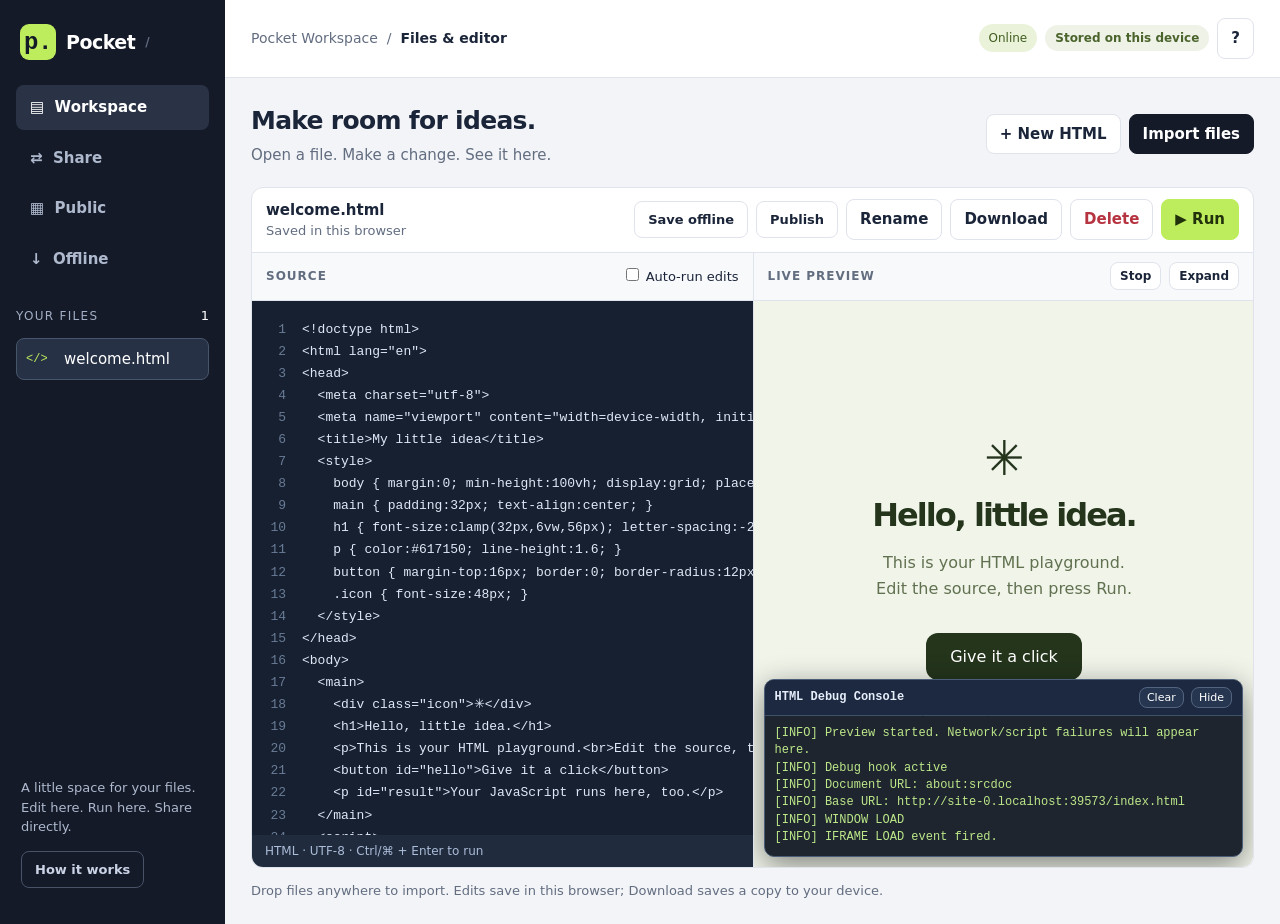
<file: index.html>
<!doctype html>
<html lang="en"><head><meta charset="utf-8"><meta name="viewport" content="width=device-width,initial-scale=1"><meta name="theme-color" content="#141a28"><title>Pocket Workspace — create, share, keep offline</title><link rel="manifest" href="./manifest.webmanifest"><link rel="icon" href="./icon.svg" type="image/svg+xml">
<style>
:root{color-scheme:light;--bg:#f3f4f7;--paper:#fff;--ink:#1b2539;--muted:#626d80;--line:#dfe3eb;--accent:#bdec5c;--dark:#141a28;--blue:#335bd9}*{box-sizing:border-box}body{margin:0;font:15px/1.5 system-ui,-apple-system,BlinkMacSystemFont,"Segoe UI",sans-serif;color:var(--ink);background:var(--bg)}button,input,textarea,select{font:inherit}button{cursor:pointer;border:1px solid var(--line);border-radius:8px;background:#fff;color:var(--ink);padding:8px 13px;font-weight:600;white-space:nowrap}button:hover:not(:disabled){background:#eef1f7}button:disabled{opacity:.45;cursor:not-allowed}button.primary{background:var(--accent);border-color:var(--accent);color:#20310b}button.dark{background:var(--dark);color:white;border-color:var(--dark)}button.quiet{background:transparent}button.danger{color:#b63340}button:focus-visible,input:focus-visible,textarea:focus-visible,select:focus-visible{outline:3px solid #799bf5;outline-offset:2px}input,select{padding:9px 11px;border:1px solid var(--line);border-radius:7px;min-width:0;background:var(--paper);color:var(--ink)}textarea{resize:vertical}h1,h2,h3,p{margin:0}h2{font-size:25px;letter-spacing:-.7px}h3{font-size:16px}.muted{color:var(--muted)}.small{font-size:13px}.row{display:flex;align-items:center;gap:8px;flex-wrap:wrap}.spread{justify-content:space-between}.stack{display:grid;gap:14px}.hidden,[hidden]{display:none!important}.app{display:grid;grid-template-columns:225px minmax(0,1fr);min-height:100dvh}.sidebar{background:var(--dark);color:#fff;padding:24px 16px;display:flex;flex-direction:column;gap:25px;min-width:0}.brand{display:flex;gap:10px;align-items:center;padding:0 4px;font-size:19px;font-weight:750;letter-spacing:-.5px}.logo{background:var(--accent);color:var(--dark);border-radius:9px;font:700 24px monospace;display:grid;place-items:center;width:36px;height:36px}.sidebar nav{display:grid;gap:6px}.nav{border:0;color:#aeb9ce;text-align:left;background:transparent;padding:11px 14px}.nav.active{background:#2a3345;color:#fff}.sidebar .nav:hover{background:#252f41;color:#fff}.sidecaption{text-transform:uppercase;letter-spacing:1.3px;font-size:12px;color:#a2aec4}.filelist{display:grid;gap:5px;max-height:50dvh;overflow:auto;margin-top:12px}.fileitem{display:flex;align-items:center;gap:10px;min-width:0;background:transparent;border:1px solid transparent;color:#c4cede;text-align:left;font-weight:400;padding:9px}.fileitem:hover:not(:disabled){background:#252f41}.fileitem.active{border-color:#47556a;background:#263146;color:#fff}.fileitem span:last-child{overflow:hidden;text-overflow:ellipsis;white-space:nowrap}.fileicon{color:var(--accent);font:12px monospace;width:28px;flex-shrink:0}.sidebottom{margin-top:auto;color:#aeb9ce;font-size:13px;padding:12px 5px}.sidebottom button{color:#cbd4e6;border-color:#485368;margin-top:14px}.main{min-width:0}.topbar{display:flex;align-items:center;justify-content:space-between;gap:12px;padding:18px 26px;background:var(--paper);border-bottom:1px solid var(--line)}.crumb{color:var(--muted);font-size:14px}.crumb b{color:var(--ink)}.badge{border-radius:100px;background:#eef2e7;color:#4b642b;padding:4px 10px;font-size:12px;font-weight:650}.content{padding:24px 26px;max-width:1800px;margin:auto}.heading{display:flex;justify-content:space-between;align-items:center;gap:15px;margin-bottom:20px}.heading p{margin-top:5px}.toolbar{border:1px solid var(--line);background:#fff;border-radius:12px 12px 0 0;padding:11px 14px;display:flex;justify-content:space-between;align-items:center;gap:10px;flex-wrap:wrap}.filename{max-width:40vw;text-overflow:ellipsis;white-space:nowrap;overflow:hidden;font-weight:650}.workspace{border:1px solid var(--line);border-top:0;border-radius:0 0 12px 12px;background:var(--paper);overflow:hidden;display:grid;grid-template-columns:1fr 1fr;height:calc(100dvh - 285px);min-height:420px}.pane{min-width:0;display:flex;flex-direction:column;overflow:hidden}.pane+.pane{border-left:1px solid var(--line)}.panehead{padding:10px 14px;background:#f8f9fb;border-bottom:1px solid var(--line);display:flex;justify-content:space-between;align-items:center;height:48px;flex-shrink:0}.panehead button{font-size:12px;padding:4px 9px}.panehead span{font-size:12px;letter-spacing:1px;font-weight:700;color:var(--muted)}.codewrap{display:flex;flex:1;min-height:0;background:#172030;color:#dbe5f5;position:relative}.gutter{padding:18px 10px 18px 15px;white-space:pre;text-align:right;color:#697b96;font:13px/1.7 ui-monospace,SFMono-Regular,Consolas,monospace;overflow:hidden;user-select:none;min-width:44px}.editor{border:0;outline:0!important;border-radius:0;background:transparent;color:#e0e8f7;font:13px/1.7 ui-monospace,SFMono-Regular,Consolas,monospace;padding:18px 16px 18px 6px;resize:none;white-space:pre;tab-size:2;flex:1;min-width:0;min-height:0;overflow:auto}.editor::selection{background:#385783}.editor:disabled{opacity:.6}.editorfoot{font-size:12px;padding:7px 13px;background:#202b3e;color:#abbcd7}.preview{flex:1;position:relative;min-height:0;display:flex;align-items:center;justify-content:center;overflow:auto;background:#fff}.preview iframe{width:100%;height:100%;border:0;display:block;background:#fff}.preview img{max-width:100%;max-height:100%;object-fit:contain}.preview video{max-width:100%;max-height:100%}.preview audio{max-width:90%;width:380px}.preview pre{align-self:stretch;white-space:pre-wrap;overflow:auto;padding:20px;width:100%;font:14px/1.7 monospace}.empty{padding:35px;text-align:center;max-width:470px}.empty .big{font-size:40px;margin-bottom:12px;color:#8b97aa}.empty p{margin:8px 0 16px}.footnote{font-size:13px;color:var(--muted);margin-top:13px}.full-preview .editorpane{display:none}.full-preview .workspace{grid-template-columns:1fr}.full-preview .pane+.pane{border-left:0}.mobiletabs{display:none}.sharegrid{display:grid;grid-template-columns:340px minmax(0,1fr);gap:20px;align-items:start}.card{background:var(--paper);border:1px solid var(--line);border-radius:12px;padding:22px}.card h3{margin-bottom:10px}.label{font-size:13px;font-weight:650;display:block;margin-bottom:6px}.code{font:700 23px ui-monospace,Consolas,monospace;letter-spacing:3px;background:#f3f6ec;padding:16px;text-align:center;border:1px dashed #becfa3;border-radius:8px;color:#31441e;user-select:all}.divider{height:1px;background:var(--line);margin:18px 0}.status{border-radius:8px;background:#eef1f7;padding:10px 12px;font-size:14px;overflow-wrap:anywhere}.status.connected{background:#edf7db;color:#39571c}.messages{height:280px;overflow:auto;background:#f7f8fa;border:1px solid var(--line);border-radius:8px;padding:14px;display:flex;flex-direction:column;gap:10px;margin:14px 0}.message{border:1px solid var(--line);background:white;padding:10px 12px;border-radius:9px;max-width:90%;align-self:flex-start;overflow-wrap:anywhere;white-space:pre-wrap}.message.mine{background:#edf5dd;border-color:#d5e5ba;align-self:flex-end}.message label{display:block;color:var(--muted);font-size:11px;margin-bottom:3px}.message button{font-size:12px;padding:2px 6px;margin-top:7px;display:block}.message.system{font-size:12px;background:transparent;border:0;align-self:center;text-align:center;color:var(--muted)}.compose{display:flex;gap:8px}.compose textarea{border:1px solid var(--line);border-radius:8px;padding:10px;min-width:0;flex:1;min-height:70px}.transfers{display:grid;gap:10px;margin-top:14px}.transfer{border:1px solid var(--line);border-radius:8px;padding:12px;overflow-wrap:anywhere}.transfer progress{width:100%;height:7px;accent-color:#668d22;margin-top:10px}.transfer .row{margin-top:8px}.transfer p{font-size:13px;color:var(--muted);margin:5px 0}dialog{border:1px solid var(--line);border-radius:14px;padding:26px;max-width:570px;width:calc(100% - 32px);color:var(--ink);box-shadow:0 20px 100px #0003}dialog::backdrop{background:#10182a99;backdrop-filter:blur(4px)}dialog h2{font-size:22px;margin-bottom:14px}dialog p{margin-bottom:13px}dialog ul,dialog ol{padding-left:23px}dialog li{margin:8px 0}.toast{position:fixed;bottom:24px;left:50%;transform:translateX(-50%);max-width:90%;background:#18243a;color:white;border-radius:9px;padding:12px 20px;box-shadow:0 6px 25px #0003;z-index:10;font-size:14px}.dropcover{position:fixed;inset:12px;background:#172030ef;border:3px dashed var(--accent);border-radius:16px;color:white;z-index:20;display:grid;place-items:center;font-size:28px;pointer-events:none}details summary{cursor:pointer;font-weight:650;font-size:14px}details p{font-size:13px;color:var(--muted);margin-top:9px}.longinput{width:100%}@media(min-width:1600px){.workspace{height:calc(100dvh - 275px)}}@media(max-width:1100px){.app{grid-template-columns:185px 1fr}.sidebar{padding:20px 10px}.content{padding:20px 18px}.topbar{padding:16px 18px}.sharegrid{grid-template-columns:1fr}.sharegrid>.card:first-child{max-width:none}.filename{max-width:30vw}.toolbar button{padding:7px 9px}}@media(max-width:720px){.app{display:block}.sidebar{padding:12px 14px;gap:10px}.brand{font-size:17px}.logo{width:29px;height:29px;font-size:20px}.sidebar nav{display:flex;position:absolute;right:10px;top:10px}.nav{padding:8px 10px}.filearea{border-top:1px solid #344058;padding-top:10px}.filelist{display:flex;overflow:auto;margin-top:6px;max-height:100px}.fileitem{flex-shrink:0;max-width:220px}.sidebottom{display:none}.sidecaption{font-size:11px}.topbar{padding:10px 14px}.topbar .badge{display:none}.content{padding:17px 12px}.heading{align-items:flex-start;gap:10px}.heading h2{font-size:22px}.heading p{font-size:13px}.heading button{font-size:13px;padding:7px 9px}.toolbar{padding:10px}.filename{max-width:72vw}.toolbar>.row{gap:5px}.toolbar button{font-size:12px}.workspace{display:block;height:62dvh;min-height:360px}.pane{height:100%}.pane+.pane{border:0}.mobiletabs{display:flex;margin-bottom:10px;gap:8px}.mobiletabs button{flex:1}.mobiletabs .selected{background:var(--dark);color:white}.workspace .previewpane{display:none}.show-preview .workspace .editorpane{display:none}.show-preview .workspace .previewpane{display:flex}.card{padding:17px}.sharegrid{gap:15px}.heading .row{flex-wrap:wrap;justify-content:flex-end}.editor{font-size:14px}.gutter{font-size:14px}}
.debugbox{position:absolute;left:10px;right:10px;bottom:10px;max-height:42%;z-index:50;background:#101722ee;color:#e7eefb;border:1px solid #4b5d78;border-radius:10px;box-shadow:0 8px 30px #0007;font:12px/1.45 ui-monospace,Consolas,monospace;overflow:hidden}.debughead{display:flex;align-items:center;justify-content:space-between;padding:7px 10px;background:#1c2940;border-bottom:1px solid #41516a}.debuglog{padding:9px 10px;overflow:auto;max-height:240px;white-space:pre-wrap;overflow-wrap:anywhere}.debuglog .err{color:#ffb4b4}.debuglog .warn{color:#ffe39a}.debuglog .ok{color:#bde88a}.debughead button{font:11px system-ui;padding:3px 7px;background:#263650;color:#fff;border-color:#53647e}</style><link rel="stylesheet" href="./features.css"></head><body>
<div class="app"><aside class="sidebar"><div class="brand"><span class="logo">p.</span>Pocket<span class="muted" style="font-size:12px">/</span></div><nav aria-label="Main"><button class="nav active" id="workspaceNav">▤ &nbsp;Workspace</button><button class="nav" id="shareNav">⇄ &nbsp;Share</button><button class="nav" id="galleryNav">▦ &nbsp;Public</button><button class="nav" id="offlineNav">↓ &nbsp;Offline</button></nav><div class="filearea"><div class="row spread"><span class="sidecaption">Your files</span><span class="small" id="fileCount">0</span></div><div class="filelist" id="fileList"></div></div><div class="sidebottom">A little space for your files.<br>Edit here. Run here. Share directly.<br><button class="quiet" id="helpSide">How it works</button></div></aside>
<main class="main"><div class="offlinebanner">Offline mode · frozen copies stay exactly as saved.</div><header class="topbar"><div class="crumb">Pocket Workspace &nbsp;/&nbsp; <b id="sectionName">Files & editor</b></div><div class="row"><span class="connectionpill" id="networkPill">Online</span><span class="badge" id="storageBadge">Stored on this device</span><button id="helpBtn" class="quiet" aria-label="Help">?</button></div></header>
<section id="workSection" class="content"><div class="heading"><div><h2>Make room for ideas.</h2><p class="muted">Open a file. Make a change. See it here.</p></div><div class="row"><button id="newBtn">+ New HTML</button><button class="dark" id="uploadBtn">Import files</button></div></div>
<div class="mobiletabs"><button id="editorTab" class="selected">Editor</button><button id="previewTab">Preview</button></div>
<div class="toolbar"><div><div class="filename" id="fileName">welcome.html</div><div class="small muted" id="saveStatus" role="status">Ready</div></div><div class="row"><button id="saveOfflineBtn" class="featureaction">Save offline</button><button id="publishBtn" class="featureaction">Publish</button><button id="renameBtn" title="Rename selected file">Rename</button><button id="downloadBtn">Download</button><button id="deleteBtn" class="danger" title="Delete selected file">Delete</button><button id="runBtn" class="primary">▶ Run</button></div></div>
<div class="workspace"><section class="pane editorpane"><div class="panehead"><span>SOURCE</span><label class="small"><input type="checkbox" id="autoRun"> Auto-run edits</label></div><div class="codewrap"><div id="gutter" class="gutter" aria-hidden="true">1</div><textarea class="editor" id="editor" aria-label="File source editor" spellcheck="false" autocapitalize="off" autocomplete="off" autocorrect="off" wrap="off"></textarea></div><div class="editorfoot" id="editorInfo">HTML · UTF-8 · Ctrl/⌘ + Enter to run</div></section><section class="pane previewpane"><div class="panehead"><span>LIVE PREVIEW</span><div class="row"><button id="stopBtn">Stop</button><button id="expandBtn">Expand</button></div></div><div class="preview" id="preview"><div class="empty"><div class="big">▷</div><h3>Your file runs right here.</h3><p class="muted">Press Run to start the preview.</p></div></div></section></div><p class="footnote">Drop files anywhere to import. Edits save in this browser; Download saves a copy to your device.</p></section>
<section id="shareSection" class="content hidden"><div class="heading"><div><h2>From your screen to theirs.</h2><p class="muted">Pair two devices to send text and files.</p></div></div><div class="sharegrid"><div class="card stack"><div><h3>1. Make yourself available</h3><p class="muted small">Open this site on both devices, then enable sharing on each.</p></div><button id="enableShare" class="primary">Enable sharing</button><div><span class="label">Your connection code</span><div class="code" id="myCode">— — — —</div></div><button id="copyCode" disabled>Copy code</button><div class="divider" style="margin:0"></div><div><h3>2. Connect to a friend</h3><label class="label" for="remoteCode">Their connection code</label><input id="remoteCode" class="longinput" maxlength="9" placeholder="ABCD-EFGH" autocomplete="off" autocapitalize="characters" spellcheck="false"></div><button id="connectBtn" class="dark" disabled>Connect</button><div id="connectionStatus" class="status" role="status">Sharing is off</div><button id="disconnectBtn" class="hidden">Disconnect</button><div id="connectionRequest" class="hidden transfer"><strong id="requestText"></strong><div class="row"><button id="acceptConnection" class="primary">Accept</button><button id="rejectConnection">Decline</button></div></div><details><summary>Connection details</summary><p>Works on most home Wi-Fi networks. Internet is needed for the connection code service (PeerJS) and STUN. Your text and file contents use an encrypted WebRTC connection, not GitHub storage.</p><p>No automatic network scan. Codes can also work across networks; this is not restricted to your Wi-Fi. Guest Wi-Fi, VPNs, firewalls, or blocked peer connections may prevent pairing. There is no TURN relay configured.</p><p>Keep both pages open and devices awake. Share your code only with the person you want to connect to, and compare codes before accepting. One connection at a time.</p></details></div>
<div class="stack"><div class="card"><div class="row spread"><h3 style="margin:0">Text exchange</h3><span class="small muted">This session only</span></div><div class="messages" id="messages" role="log" aria-label="Text conversation"><div class="message system">Connect to send a note, a link, or a snippet.</div></div><form id="chatForm" class="compose"><textarea id="chatInput" maxlength="4000" aria-label="Message" placeholder="Write something to share…" disabled></textarea><button id="sendText" class="dark" disabled>Send</button></form></div><div class="card"><h3>File transfer</h3><p class="muted small">Send any file up to 100 MB. The other person chooses whether to accept it.</p><div class="row" style="margin-top:15px"><button id="sendFile" class="primary" disabled>Choose file to send</button><button id="sendCurrent" disabled>Send selected workspace file</button></div><div id="transfers" class="transfers"></div></div></div></div></section>

<section id="gallerySection" class="content hidden"><div class="heading featureheading"><div><h2>Everyone’s little ideas.</h2><p class="muted">HTMLs shared by the people who use this site.</p></div><div class="row"><span id="accountEmail" class="small muted"></span><button id="accountBtn">Sign in</button><button id="publicUploadBtn" class="dark">Upload HTML</button></div></div>
<div id="gallerySetupNotice" class="notice hidden">The public gallery needs a one-time setup by the site owner. <button id="setupBtn">Setup instructions</button></div>
<div class="gallerybar"><input id="gallerySearch" type="search" maxlength="100" placeholder="Find an HTML by title…" aria-label="Search public HTMLs"><button id="galleryRefresh">Refresh</button><button id="galleryMine">My uploads</button></div>
<div id="galleryStatus" class="small muted" role="status" style="margin-bottom:12px"></div><div id="galleryList" class="tiles"></div><div class="row" style="justify-content:center;margin-top:20px"><button id="galleryMore" hidden>Load more</button></div>
<p class="footnote">Public means anyone can view and download it. Edits in your workspace stay private until you publish them.</p></section>
<section id="offlineSection" class="content hidden"><div class="heading featureheading"><div><h2>Keep a copy. Keep that version.</h2><p class="muted">Preloaded HTMLs that never update themselves.</p></div><div class="row"><button id="preloadFileBtn" class="dark">Preload HTML</button><button id="offlineModeBtn">Use offline mode</button></div></div>
<div class="shelfstatus"><div><strong id="offlineAppStatus">Preparing offline access…</strong><p id="offlineAppDetail">Open this site online once to cache the app.</p></div><button id="checkOfflineBtn">Check readiness</button></div>
<div class="row spread" style="margin-bottom:15px"><span id="shelfCount" class="shelfcount">Your saved copies</span><button id="persistStorageBtn">Keep storage on this device</button></div>
<div id="offlineList" class="tiles"></div><p class="footnote">Copies belong to this browser and device. Deleting the original or publishing a new version does not change them. Clearing site data removes them; Download keeps an extra backup.</p></section>
</main></div>
<input type="file" id="publicFileInput" accept=".html,.htm,text/html" hidden><input type="file" id="preloadFileInput" accept=".html,.htm,text/html" hidden>
<dialog id="accountDialog"><form id="accountForm" class="stack"><h2 id="accountTitle">Sign in to publish</h2><p class="formnote">Anyone can browse. Sign in to publish HTMLs and manage your own uploads.</p><label>Email<input id="authEmail" class="longinput" type="email" autocomplete="email" required></label><label>Password<input id="authPassword" class="longinput" type="password" autocomplete="current-password" minlength="8" required></label><p id="authError" class="formerror" hidden></p><div class="row"><button class="dark" id="authSubmit">Sign in</button><button type="button" id="authToggle">Create account</button><button type="button" id="authClose">Cancel</button></div><p id="authNote" class="formnote"></p></form></dialog>
<dialog id="publishDialog"><form id="publishForm" class="stack"><h2 id="publishHeading">Publish to everyone</h2><p class="formnote" id="publishSource"></p><label>Title<input id="publishTitle" class="longinput" required maxlength="100"></label><label>Your public name<input id="publishAuthor" class="longinput" required maxlength="60" placeholder="Shown instead of your email"></label><label>Description<textarea id="publishDescription" class="formtextarea" maxlength="500"></textarea></label><label id="publishNewWrap" class="small" hidden><input id="publishAsNew" type="checkbox"> Publish as a separate HTML instead of updating mine</label><p class="formnote">This shares a copy with everyone. Sibling assets are embedded when imported into your workspace. Public HTML size limit: 2 MB.</p><p id="publishError" class="formerror" hidden></p><div class="row"><button id="publishSubmit" class="primary">Publish</button><button id="publishCancel" type="button">Cancel</button></div></form></dialog>
<dialog id="snapshotDialog"><h2 id="snapshotTitle">Save a frozen copy</h2><p id="snapshotProgress">Preparing…</p><p id="snapshotError" class="formerror" hidden></p><div id="snapshotWarnings" class="notice" hidden></div><div class="row"><button id="snapshotFinish" class="primary" hidden>Save this copy</button><button id="snapshotClose">Close</button></div></dialog>
<dialog id="htmlViewer" class="galleryviewer"><div class="viewerbar"><div><strong id="viewerTitle"></strong><p id="viewerSubtitle"></p></div><div class="row"><button id="viewerSave">Save offline</button><button id="viewerEdit">Edit a copy</button><button id="viewerFullscreen">Fullscreen</button><button id="viewerClose" class="dark">Close</button></div></div><iframe id="viewerFrame" title="HTML preview" sandbox="allow-scripts allow-same-origin allow-forms allow-modals allow-downloads allow-pointer-lock allow-popups allow-popups-to-escape-sandbox" allow="autoplay; fullscreen; gamepad; clipboard-read; clipboard-write" allowfullscreen></iframe></dialog>
<dialog id="featureHelp" class="featurehelp"><h2>Turn on the public gallery</h2><p>Offline saving works without an account or backend. Public uploads need one shared Supabase project for this site.</p><ol><li>Create a project at <a href="https://supabase.com/dashboard" rel="noreferrer" target="_blank">supabase.com</a>.</li><li>Run <b>supabase-setup.sql</b> from the download in its SQL Editor.</li><li>Set your GitHub Pages URL as the Auth Site URL. Use email/password sign-in; see SETUP.md for email delivery setup.</li><li>Put your project URL and <b>publishable</b> key in <b>config.js</b>. Never use a secret or service_role key.</li><li>Upload the updated config.js with the other app files. All visitors then share the same gallery.</li></ol><p>There is no build command. The included <b>SETUP.md</b> explains each step and offline limits.</p><button id="featureHelpClose" class="dark">Got it</button></dialog>

<input type="file" id="fileInput" multiple hidden><input type="file" id="transferInput" hidden>
<dialog id="nameDialog"><form id="nameForm" class="stack"><h2 id="nameTitle">New HTML file</h2><label for="nameInput">Filename</label><input id="nameInput" required maxlength="160" value="untitled.html"><div class="row" style="justify-content:flex-end"><button type="button" id="nameCancel">Cancel</button><button type="submit" class="primary">Save</button></div></form></dialog>
<dialog id="deleteDialog"><h2>Delete this file?</h2><p id="deleteText"></p><div class="row" style="justify-content:flex-end"><button id="deleteCancel">Cancel</button><button id="deleteConfirm" class="danger">Delete file</button></div></dialog>
<dialog id="helpDialog"><h2>Your pocket-sized workspace</h2><p><b>New:</b> Publish HTMLs to the Public gallery, or Save offline to pin a frozen version. Offline copies never update automatically. Open Offline to check that the app itself is ready for offline use.</p><ol><li><b>Import</b> HTML files or create a new one. Edit the source and press <b>Run</b> to execute HTML, CSS, and JavaScript in the embedded preview.</li><li><b>Download</b> exports your edited file. Your workspace saves automatically in this browser, not in your GitHub repository.</li><li><b>Share</b> pairs two devices using a code. Enable sharing on both, enter one device’s code on the other, and accept the request.</li></ol><p><b>Supported previews:</b> HTML, images, video, audio, PDFs (browser support varies), and text/code. Other files can be stored, downloaded, or transferred. Python, EXE, server code, and ZIP projects do not execute here.</p><p><b>HTML projects:</b> self-contained HTML works best. Import sibling CSS, JavaScript, and image files together for basic relative references. Build-tool projects, module imports, fetches of local files, and nested folders need a real development server.</p><p><b>Game/WebGL compatibility:</b> HTML previews support fullscreen, pointer lock, audio/autoplay, gamepad access, IndexedDB/local storage, downloads, and popups where the browser allows them. Because these permissions are needed for Unity/WebGL apps, only run HTML you trust.</p><p>Clearing site data clears saved files. Download important work. Received files are never executed automatically.</p><button id="closeHelp" class="dark">Got it</button></dialog><div id="toast" class="toast hidden" role="status"></div><div id="dropcover" class="dropcover hidden">Drop to add to your workspace</div>
<script>
'use strict';
const $=id=>document.getElementById(id), MAX=100*1024*1024, CHUNK=16*1024;
let files=[],selected=null,db=null,saveTimer,runTimer,toastTimer,runGeneration=0,previewURLs=[],nameMode='new';
const textExt=/\.(html?|css|js|mjs|json|txt|md|csv|tsv|xml|svg|yaml|yml|py|java|c|cpp|h|ts|tsx|jsx|log|sh|bat|ini|toml)$/i;
const htmlExt=/\.html?$/i;
const mime=name=>({'html':'text/html','htm':'text/html','css':'text/css','js':'text/javascript','mjs':'text/javascript','svg':'image/svg+xml','png':'image/png','jpg':'image/jpeg','jpeg':'image/jpeg','gif':'image/gif','webp':'image/webp','avif':'image/avif','mp4':'video/mp4','webm':'video/webm','mp3':'audio/mpeg','wav':'audio/wav','ogg':'audio/ogg','pdf':'application/pdf','json':'application/json'}[name.split('.').pop().toLowerCase()]||'application/octet-stream');
const isText=f=>textExt.test(f.name)||f.blob.type.startsWith('text/');
const current=()=>files.find(f=>f.id===selected);
const size=n=>n<1024?n+' B':n<1048576?(n/1024).toFixed(1)+' KB':(n/1048576).toFixed(1)+' MB';
function toast(s){$('toast').textContent=s;$('toast').classList.remove('hidden');clearTimeout(toastTimer);toastTimer=setTimeout(()=>$('toast').classList.add('hidden'),4500)}
function button(text,fn,cls=''){const b=document.createElement('button');b.textContent=text;b.className=cls;b.onclick=fn;return b}
function uid(){return crypto.randomUUID?crypto.randomUUID():Date.now().toString(36)+Math.random().toString(36).slice(2)}
function cleanName(n){return n.replace(/[\\/\x00-\x1f]/g,'_').trim().slice(0,160)||'untitled'}
function uniqueName(n){n=cleanName(n);let out=n,i=2;while(files.some(f=>f.name===out)){let p=n.lastIndexOf('.');out=p>0?n.slice(0,p)+' ('+i+++')'+n.slice(p):n+' ('+i+++')'}return out}
async function openDB(){return new Promise((resolve,reject)=>{const r=indexedDB.open('pocket-workspace-v1',2);r.onupgradeneeded=()=>{if(!r.result.objectStoreNames.contains('files'))r.result.createObjectStore('files',{keyPath:'id'});if(!r.result.objectStoreNames.contains('offline'))r.result.createObjectStore('offline',{keyPath:'id'})};r.onsuccess=()=>resolve(r.result);r.onerror=()=>reject(r.error);r.onblocked=()=>reject(new Error('Storage blocked'))})}
async function persist(f){if(!db){$('saveStatus').textContent='In memory only — download to keep';return}try{await new Promise((resolve,reject)=>{const tx=db.transaction('files','readwrite');tx.objectStore('files').put({...f});tx.oncomplete=resolve;tx.onerror=()=>reject(tx.error);tx.onabort=()=>reject(tx.error)});if(selected===f.id)$('saveStatus').textContent='Saved in this browser'}catch(e){$('storageBadge').textContent='Storage unavailable';$('saveStatus').textContent='Save failed — download a copy';toast('Browser storage is full or unavailable. Download your work.')}}
async function addFile(file,select=true){if(file.size>MAX){toast('Maximum file size is 100 MB.');return}const f={id:uid(),name:uniqueName(file.name),blob:new Blob([file],{type:file.type||mime(file.name)})};files.push(f);await persist(f);renderList();if(select)await selectFile(f.id);return f}
function renderList(){$('fileCount').textContent=files.length;$('fileList').replaceChildren();for(const f of files){const b=button('',()=>selectFile(f.id),'fileitem'+(selected===f.id?' active':''));const icon=document.createElement('span');icon.className='fileicon';icon.textContent=htmlExt.test(f.name)?'</>':isText(f)?'{ }':'▧';const label=document.createElement('span');label.textContent=f.name;b.title=f.name+' · '+size(f.blob.size);b.append(icon,label);$('fileList').append(b)}}
function updateLines(){const e=$('editor');$('gutter').textContent=Array.from({length:Math.min(e.value.split('\n').length,10000)},(_,i)=>i+1).join('\n');$('gutter').scrollTop=e.scrollTop}
function flush(){clearTimeout(saveTimer);const f=current();if(f&&isText(f)&&!$('editor').disabled){f.blob=new Blob([$ ('editor').value],{type:mime(f.name)==='application/octet-stream'?'text/plain':mime(f.name)});persist(f)}}
async function selectFile(id){flush();clearTimeout(runTimer);selected=id;const f=current();stopPreview();renderList();for(const x of ['renameBtn','downloadBtn','deleteBtn','runBtn'])$(x).disabled=!f;if(!f){$('fileName').textContent='No file selected';$('editor').value='';$('editor').disabled=true;$('saveStatus').textContent='Import a file or create an HTML';updateLines();return}$('fileName').textContent=f.name;$('saveStatus').textContent=db?'Saved in this browser':'In memory only — download to keep';const editable=isText(f)&&f.blob.size<=5*1024*1024;$('editor').disabled=!editable;const source=editable?await f.blob.text():'This file can be previewed or downloaded.\n\n'+f.name+' · '+size(f.blob.size)+(isText(f)?'\nText editing is limited to 5 MB.':'');if(selected!==id)return;$('editor').value=source;$('editorInfo').textContent=(editable?f.name.split('.').pop().toUpperCase()+' · UTF-8 · Ctrl/⌘ + Enter to run':size(f.blob.size)+' · Preview / download');updateLines();}
function stopPreview(){runGeneration++;$('preview').replaceChildren();for(const u of previewURLs)URL.revokeObjectURL(u);previewURLs=[];const d=document.createElement('div');d.className='empty';d.innerHTML='<div class="big">▷</div><h3>Ready when you are.</h3><p class="muted">Press Run to open this file here.</p>';$('preview').append(d)}
function objectURL(blob){const u=URL.createObjectURL(blob);previewURLs.push(u);return u}
function lookup(ref){try{const path=decodeURIComponent(ref.split(/[?#]/)[0]).replace(/^\.\//,'');if(/^(?:[a-z]+:|\/\/|\/|#)/i.test(ref))return null;return files.find(f=>f.name===path)}catch{return null}}
async function compiledHTML(f){
 const doc=new DOMParser().parseFromString(await f.blob.text(),'text/html'),cache=new Map();
 const assetURL=asset=>{if(!cache.has(asset.id))cache.set(asset.id,new Promise((resolve,reject)=>{const reader=new FileReader();reader.onload=()=>resolve(reader.result);reader.onerror=()=>reject(reader.error);reader.readAsDataURL(new Blob([asset.blob],{type:mime(asset.name)}))}));return cache.get(asset.id)};
 const cssRewrite=async css=>{const pattern=/url\(\s*(['"]?)([^)'"\s]+)\1\s*\)/g;let result='',last=0;for(const match of css.matchAll(pattern)){const asset=lookup(match[2]);result+=css.slice(last,match.index)+(asset?'url("'+await assetURL(asset)+'")':match[0]);last=match.index+match[0].length}return result+css.slice(last)};
 for(const link of [...doc.querySelectorAll('link[rel="stylesheet"][href]')]){const asset=lookup(link.getAttribute('href'));if(asset){const style=doc.createElement('style');style.textContent=await cssRewrite(await asset.blob.text());link.replaceWith(style)}}
 for(const style of doc.querySelectorAll('style'))style.textContent=await cssRewrite(style.textContent);
 for(const node of doc.querySelectorAll('[src],[poster],[href],[style]')){for(const attr of ['src','poster','href']){const ref=node.getAttribute(attr);if(!ref)continue;const asset=lookup(ref);if(asset)node.setAttribute(attr,await assetURL(asset))}if(node.hasAttribute('style'))node.setAttribute('style',await cssRewrite(node.getAttribute('style')))}
 for(const a of doc.querySelectorAll('[target]'))a.removeAttribute('target');return '<!doctype html>\n'+doc.documentElement.outerHTML
}
function debugPanel(){let box=document.createElement('div');box.className='debugbox';box.innerHTML='<div class="debughead"><b>HTML Debug Console</b><div><button data-clear>Clear</button> <button data-hide>Hide</button></div></div><div class="debuglog">Waiting for app messages…</div>';box.querySelector('[data-clear]').onclick=()=>box.querySelector('.debuglog').textContent='';box.querySelector('[data-hide]').onclick=()=>box.remove();return box}
function addDebug(kind,msg){let box=$('preview').querySelector('.debugbox');if(!box){box=debugPanel();$('preview').append(box)}let log=box.querySelector('.debuglog');if(log.textContent==='Waiting for app messages…')log.textContent='';let d=document.createElement('div');d.className=kind==='error'?'err':kind==='warn'?'warn':'ok';d.textContent='['+kind.toUpperCase()+'] '+msg;log.append(d);log.scrollTop=log.scrollHeight}
function instrumentHTML(html){const hook=`<script>(function(){
const send=(kind,msg)=>{try{parent.postMessage({__pwdebug:true,kind:kind,msg:String(msg)},'*')}catch(e){}};
const abs=u=>{try{return new URL(u,document.baseURI).href}catch{return String(u||'')}};
send('info','Debug hook active');send('info','Document URL: '+location.href);send('info','Base URL: '+document.baseURI);
window.addEventListener('error',e=>{const t=e.target;if(t&&t!==window){const u=t.src||t.href||'';send('error','RESOURCE FAILED <'+String(t.tagName||'?').toLowerCase()+'> — '+abs(u));return}send('error','JS ERROR — '+(e.message||'Script error')+(e.filename?' @ '+e.filename+':'+e.lineno+':'+e.colno:''))},true);
window.addEventListener('unhandledrejection',e=>send('error','UNHANDLED PROMISE — '+(e.reason&&e.reason.stack||e.reason||'unknown')));
for(const k of ['log','info','warn','error']){const old=console[k]&&console[k].bind(console);if(old)console[k]=function(){old(...arguments);if(k==='warn'||k==='error')send(k,'CONSOLE '+Array.from(arguments).map(x=>{try{return typeof x==='string'?x:JSON.stringify(x)}catch{return String(x)}}).join(' '))}}
const rawFetch=window.fetch.bind(window);window.fetch=async function(){const input=arguments[0],u=abs(input&&input.url||input);const t=performance.now();send('info','FETCH START — '+u);try{const r=await rawFetch(...arguments);const len=r.headers.get('content-length');send(r.ok?'info':'error','FETCH '+r.status+' '+r.statusText+' — '+u+(len?' — '+len+' bytes':'')+' — '+Math.round(performance.now()-t)+' ms');return r}catch(e){send('error','FETCH FAILED — '+u+' — '+(e&&e.stack||e));throw e}};
const XO=XMLHttpRequest.prototype.open,XS=XMLHttpRequest.prototype.send;XMLHttpRequest.prototype.open=function(m,u){this.__pwurl=abs(u);this.__pwmethod=m;return XO.apply(this,arguments)};XMLHttpRequest.prototype.send=function(){const x=this,t=performance.now();send('info','XHR START '+(x.__pwmethod||'')+' — '+x.__pwurl);x.addEventListener('load',()=>send(x.status>=200&&x.status<400?'info':'error','XHR '+x.status+' — '+x.__pwurl+' — '+Math.round(performance.now()-t)+' ms'));x.addEventListener('error',()=>send('error','XHR FAILED — '+x.__pwurl));return XS.apply(this,arguments)};
const OA=Element.prototype.appendChild;Element.prototype.appendChild=function(n){if(n&&n.tagName==='SCRIPT'){const u=abs(n.src);send('info','SCRIPT APPEND — '+u);n.addEventListener('error',()=>send('error','SCRIPT FAILED — '+u));n.addEventListener('load',()=>send('info','SCRIPT LOADED — '+u))}return OA.call(this,n)};
try{const OI=indexedDB.open.bind(indexedDB);indexedDB.open=function(name,ver){send('info','INDEXEDDB OPEN — '+name+(ver?' v'+ver:''));const r=ver===undefined?OI(name):OI(name,ver);r.addEventListener('success',()=>send('info','INDEXEDDB READY — '+name));r.addEventListener('error',()=>send('error','INDEXEDDB FAILED — '+name+' — '+(r.error&&r.error.message||r.error)));return r}}catch(e){send('warn','IndexedDB instrumentation unavailable — '+e)}
window.addEventListener('load',()=>{send('info','WINDOW LOAD');setTimeout(()=>{for(const r of performance.getEntriesByType('resource')){if(/hktruffled|Build\//i.test(r.name))send('info','RESOURCE '+r.initiatorType+' — '+r.name+' — '+Math.round(r.duration)+' ms — '+Math.round(r.transferSize||0)+' transferred')}},1000)});
})();<\/script>`;const i=html.search(/<head[^>]*>/i);if(i>=0){const e=html.indexOf('>',i)+1;return html.slice(0,e)+hook+html.slice(e)}return hook+html}
window.addEventListener('message',e=>{if(e.data&&e.data.__pwdebug)addDebug(e.data.kind||'info',e.data.msg||'')});
async function run(){flush();stopPreview();const generation=runGeneration,f=current();if(!f)return;try{let node;const type=mime(f.name)!=='application/octet-stream'?mime(f.name):f.blob.type;if(htmlExt.test(f.name)){node=document.createElement('iframe');node.title='Sandboxed HTML preview';node.addEventListener('load',()=>setTimeout(()=>{if(generation===runGeneration)addDebug('info','IFRAME LOAD event fired.')},0));node.addEventListener('error',()=>setTimeout(()=>{if(generation===runGeneration)addDebug('error','IFRAME ERROR event fired.')},0));node.setAttribute('sandbox','allow-scripts allow-same-origin allow-forms allow-modals allow-downloads allow-pointer-lock allow-popups allow-popups-to-escape-sandbox');node.setAttribute('allow','autoplay; fullscreen; gamepad; clipboard-read; clipboard-write');node.setAttribute('allowfullscreen','');const rawHTML=await f.blob.text();const rawBaseMatch=rawHTML.match(/<base\s+[^>]*href=[\"']([^\"']+)[\"']/i);const rawExternalBase=!!(rawBaseMatch&&/^(?:https?:)?\/\//i.test(rawBaseMatch[1]||''));let compiled=rawExternalBase?instrumentHTML(rawHTML):instrumentHTML(await compiledHTML(f));const parsed=new DOMParser().parseFromString(compiled,'text/html');const base=parsed.querySelector('base[href]');const externalBase=base&&/^(?:https?:)?\/\//i.test(base.getAttribute('href')||'');if(externalBase){/* V15: real same-origin runner with READY/BOOT handshake. */node.dataset.pocketMode='external-base-runner';let booted=false,readyTimer=null;const onRunnerMessage=e=>{if(booted||e.source!==node.contentWindow||!e.data||e.data.__pwRunnerReady!==true)return;if(e.origin!==location.origin){addDebug('error','V15 RUNNER ORIGIN MISMATCH — '+e.origin);return}booted=true;clearTimeout(readyTimer);window.removeEventListener('message',onRunnerMessage);try{node.contentWindow.postMessage({__pwRunnerBoot:true,html:compiled},location.origin);addDebug('info','V15: runner READY; external WebGL page sent to same-origin runner.')}catch(err){addDebug('error','V15 RUNNER BOOT FAILED — '+(err&&err.stack||err))}};window.addEventListener('message',onRunnerMessage);readyTimer=setTimeout(()=>{if(booted||generation!==runGeneration)return;window.removeEventListener('message',onRunnerMessage);addDebug('error','V15 RUNNER TIMEOUT — webgl-runner.html did not report READY. Make sure webgl-runner.html was uploaded next to index.html.')},6000);node.src='./webgl-runner.html?v=15'}else{node.srcdoc=compiled;setTimeout(()=>{if(generation===runGeneration)addDebug('info','Preview started. Network/script failures will appear here.')},0)}}else if(type.startsWith('image/')){node=document.createElement('img');node.alt=f.name;node.src=objectURL(f.blob)}else if(type.startsWith('audio/')||type.startsWith('video/')){node=document.createElement(type.startsWith('audio/')?'audio':'video');node.controls=true;node.src=objectURL(f.blob)}else if(type==='application/pdf'){node=document.createElement('iframe');node.title='PDF preview';node.setAttribute('sandbox','allow-scripts allow-downloads');node.src=objectURL(new Blob([f.blob],{type:'application/pdf'}))}else if(isText(f)){node=document.createElement('pre');node.textContent=await f.blob.text()}else{node=document.createElement('div');node.className='empty';const h=document.createElement('h3');h.textContent='This file cannot run in a browser.';const p=document.createElement('p');p.className='muted';p.textContent=f.name+' · '+size(f.blob.size)+'\nYou can download it or send it from Share.';node.append(h,p,button('Download file',()=>download(f.blob,f.name)))}if(generation!==runGeneration)return;$('preview').replaceChildren(node);if(innerWidth<=720)setMobile(true)}catch(e){toast('Could not preview this file: '+e.message)}}
function download(blob,name){const u=URL.createObjectURL(blob),a=document.createElement('a');a.href=u;a.download=name;document.body.append(a);a.click();a.remove();setTimeout(()=>URL.revokeObjectURL(u),60000)}
function setMobile(preview){$('workSection').classList.toggle('show-preview',preview);$('previewTab').classList.toggle('selected',preview);$('editorTab').classList.toggle('selected',!preview)}
function switchTab(share){$('workSection').classList.toggle('hidden',share);$('shareSection').classList.toggle('hidden',!share);$('workspaceNav').classList.toggle('active',!share);$('shareNav').classList.toggle('active',share);$('sectionName').textContent=share?'Peer-to-peer sharing':'Files & editor'}
$('workspaceNav').onclick=()=>switchTab(false);$('shareNav').onclick=()=>switchTab(true);$('editorTab').onclick=()=>setMobile(false);$('previewTab').onclick=()=>setMobile(true);
$('uploadBtn').onclick=()=>$('fileInput').click();$('fileInput').onchange=async e=>{for(const f of e.target.files)await addFile(f);e.target.value=''};
$('editor').oninput=()=>{const f=current();if(!f)return;f.blob=new Blob([$ ('editor').value],{type:mime(f.name)});$('saveStatus').textContent='Saving…';updateLines();clearTimeout(saveTimer);saveTimer=setTimeout(()=>persist(f),350);clearTimeout(runTimer);if($('autoRun').checked)runTimer=setTimeout(run,750)};
$('editor').onscroll=()=>$('gutter').scrollTop=$('editor').scrollTop;
$('editor').onkeydown=e=>{if(e.key==='Tab'){e.preventDefault();const el=e.target;el.setRangeText('  ',el.selectionStart,el.selectionEnd,'end');el.dispatchEvent(new Event('input'))}};
document.addEventListener('keydown',e=>{if((e.ctrlKey||e.metaKey)&&e.key==='Enter'){e.preventDefault();run()}if((e.ctrlKey||e.metaKey)&&e.key==='s'){e.preventDefault();flush();toast('Saved in this browser. Use Download for a file copy.')}});
$('autoRun').onchange=()=>{if($('autoRun').checked)run();else clearTimeout(runTimer)};$('runBtn').onclick=run;$('stopBtn').onclick=()=>{clearTimeout(runTimer);$('autoRun').checked=false;stopPreview()};$('downloadBtn').onclick=()=>{flush();const f=current();if(f)download(f.blob,f.name)};
$('expandBtn').onclick=()=>{const full=$('workSection').classList.toggle('full-preview');$('expandBtn').textContent=full?'Split view':'Expand';setMobile(true)};
function nameDialog(mode){nameMode=mode;$('nameTitle').textContent=mode==='new'?'New HTML file':'Rename file';$('nameInput').value=mode==='new'?'untitled.html':current().name;$('nameDialog').showModal();$('nameInput').select()}
$('newBtn').onclick=()=>nameDialog('new');$('renameBtn').onclick=()=>nameDialog('rename');$('nameCancel').onclick=()=>$('nameDialog').close();
$('nameForm').onsubmit=async e=>{e.preventDefault();let name=cleanName($('nameInput').value);if(nameMode==='new'){if(!htmlExt.test(name))name+='.html';await addFile(new File([starter],name,{type:'text/html'}))}else{flush();const f=current();if(files.some(x=>x.id!==f.id&&x.name===name)){toast('That name is already in use.');return}f.name=name;await persist(f);await selectFile(f.id)}$('nameDialog').close()};
$('deleteBtn').onclick=()=>{$('deleteText').textContent='Remove '+current().name+' from this browser? Download a copy first if you need it.';$('deleteDialog').showModal()};$('deleteCancel').onclick=()=>$('deleteDialog').close();$('deleteConfirm').onclick=async()=>{const f=current();clearTimeout(saveTimer);selected=null;files=files.filter(x=>x.id!==f.id);if(db){try{await new Promise((resolve,reject)=>{const tx=db.transaction('files','readwrite');tx.objectStore('files').delete(f.id);tx.oncomplete=resolve;tx.onerror=reject;tx.onabort=reject})}catch{toast('Could not remove the saved copy from browser storage.')}}$('deleteDialog').close();await selectFile(files[0]?.id||null)};
for(const id of ['helpBtn','helpSide'])$(id).onclick=()=>$('helpDialog').showModal();$('closeHelp').onclick=()=>$('helpDialog').close();
let dragDepth=0;document.addEventListener('dragenter',e=>{if(e.dataTransfer.types.includes('Files')){e.preventDefault();dragDepth++;$('dropcover').classList.remove('hidden')}});document.addEventListener('dragover',e=>{if(e.dataTransfer.types.includes('Files'))e.preventDefault()});document.addEventListener('dragleave',()=>{if(--dragDepth<=0)$('dropcover').classList.add('hidden')});document.addEventListener('drop',async e=>{e.preventDefault();dragDepth=0;$('dropcover').classList.add('hidden');for(const f of e.dataTransfer.files)await addFile(f);switchTab(false)});
const starter='<!doctype html>\n<html lang="en">\n<head>\n  <meta charset="utf-8">\n  <meta name="viewport" content="width=device-width, initial-scale=1">\n  <title>My little idea</title>\n  <style>\n    body { margin:0; min-height:100vh; display:grid; place-items:center; background:#f0f4e9; color:#24351c; font-family:system-ui; }\n    main { padding:32px; text-align:center; }\n    h1 { font-size:clamp(32px,6vw,56px); letter-spacing:-2px; margin:10px 0; }\n    p { color:#617150; line-height:1.6; }\n    button { margin-top:16px; border:0; border-radius:12px; padding:14px 24px; background:#24351c; color:white; font:inherit; cursor:pointer; }\n    .icon { font-size:48px; }\n  </style>\n</head>\n<body>\n  <main>\n    <div class="icon">✳</div>\n    <h1>Hello, little idea.</h1>\n    <p>This is your HTML playground.<br>Edit the source, then press Run.</p>\n    <button id="hello">Give it a click</button>\n    <p id="result">Your JavaScript runs here, too.</p>\n  </main>\n  <script>\n    let clicks = 0;\n    document.getElementById("hello").onclick = () => {\n      document.getElementById("result").textContent = "It works! Clicks: " + (++clicks);\n    };\n  <\/script>\n</body>\n</html>';
const workspaceReady=(async()=>{try{db=await openDB();files=await new Promise((resolve,reject)=>{const r=db.transaction('files').objectStore('files').getAll();r.onsuccess=()=>resolve(r.result);r.onerror=()=>reject(r.error)})}catch{$('storageBadge').textContent='Temporary workspace';toast('Browser storage unavailable. Download files before closing.')}if(!files.length){await addFile(new File([starter],'welcome.html',{type:'text/html'}));await run()}else await selectFile(files[0].id)})();
</script>
<!-- Sharing loads only when you explicitly enable it. -->
<script>
let peer=null,conn=null,paired=false,myCode='',incomingConnection=false,connectTimer=null,shareStarting=false,txFile=null,rxFile=null,pending=new Map();
const PREFIX='pocket-v1-';
function status(s,connected=false){$('connectionStatus').textContent=s;$('connectionStatus').classList.toggle('connected',connected)}
function updateShare(){for(const id of ['chatInput','sendText','sendFile','sendCurrent'])$(id).disabled=!paired;$('connectBtn').disabled=!peer?.open||!!conn;$('disconnectBtn').classList.toggle('hidden',!conn);$('enableShare').disabled=shareStarting||!!peer?.open;$('enableShare').textContent=peer?.open?'Sharing enabled':'Enable sharing';$('copyCode').disabled=!peer?.open}
function signal(data){if(!conn?.open)throw new Error('Connection closed');conn.send(JSON.stringify(data))}
function chat(text,mine=false,system=false){const div=document.createElement('div');div.className='message'+(mine?' mine':'')+(system?' system':'');if(!system){const label=document.createElement('label');label.textContent=(mine?'You':'Peer')+' · '+new Date().toLocaleTimeString([],{hour:'2-digit',minute:'2-digit'});div.append(label)}div.append(document.createTextNode(text));if(!system)div.append(button('Copy',()=>copy(text)));$('messages').append(div);while($('messages').children.length>100)$('messages').firstChild.remove();$('messages').scrollTop=$('messages').scrollHeight}
async function copy(text){try{await navigator.clipboard.writeText(text);toast('Copied')}catch{toast('Clipboard unavailable. Select and copy the text manually.')}}
function shortCode(id){const s=id.replace(PREFIX,'');return s.slice(0,4)+'-'+s.slice(4)}
function resetConnection(message='Disconnected'){const old=conn;conn=null;paired=false;clearTimeout(connectTimer);$('connectionRequest').classList.add('hidden');if(old)old.close();for(const p of pending.values()){clearTimeout(p.timer);p.reject(new Error('Disconnected'))}pending.clear();if(rxFile){rxFile.card.info.textContent='Transfer interrupted — reconnect and resend.';rxFile.card.actions.replaceChildren();rxFile=null}if(txFile){txFile.cancelled=true;txFile.card.info.textContent='Transfer interrupted — reconnect and resend.';txFile.card.actions.replaceChildren();txFile=null}status(message);updateShare()}
function attach(c,incoming){if(conn){c.on('open',()=>c.close());return}conn=c;incomingConnection=incoming;paired=false;status(incoming?'Incoming connection…':'Connecting…');updateShare();connectTimer=setTimeout(()=>{if(conn===c&&!paired)resetConnection('Connection timed out. Check the code and Wi-Fi settings.')},60000);c.on('open',()=>{if(conn!==c)return;if(incoming){$('requestText').textContent='Connection request from '+shortCode(c.peer);$('connectionRequest').classList.remove('hidden');status('Compare their code, then accept.')}else{status('Waiting for the other person to accept…')}updateShare()});c.on('data',data=>{if(conn===c)handleData(data,c).catch(e=>{resetConnection('Transfer error: '+e.message)})});c.on('close',()=>{if(conn===c)resetConnection('Peer disconnected. You can connect again.')});c.on('error',e=>{if(conn===c)resetConnection('Connection failed. Try again on the same home Wi-Fi.')})}
function markPaired(){paired=true;clearTimeout(connectTimer);$('connectionRequest').classList.add('hidden');status('Connected to '+shortCode(conn.peer),true);chat('Connected. You can now share text and files.',false,true);updateShare()}
$('acceptConnection').onclick=()=>{if(conn?.open){signal({type:'accepted'});markPaired()}};$('rejectConnection').onclick=()=>resetConnection('Connection declined');$('disconnectBtn').onclick=()=>resetConnection();
async function loadPeerJS(){if(window.Peer)return;await new Promise((resolve,reject)=>{const s=document.createElement('script');s.src='https://cdn.jsdelivr.net/npm/peerjs@1.5.5/dist/peerjs.min.js';s.onload=resolve;s.onerror=()=>{s.remove();reject(new Error('Could not load the connection service. Check your internet connection.'))};document.head.append(s)})}
$('enableShare').onclick=async()=>{if(shareStarting)return;shareStarting=true;updateShare();status('Starting connection service…');try{await loadPeerJS();peer?.destroy();const alphabet='ABCDEFGHJKLMNPQRSTUVWXYZ23456789',bytes=crypto.getRandomValues(new Uint8Array(8));myCode=Array.from(bytes,n=>alphabet[n%alphabet.length]).join('');const p=new Peer(PREFIX+myCode,{debug:0,config:{iceServers:[{urls:'stun:stun.l.google.com:19302'}]}});peer=p;const timeout=setTimeout(()=>{if(peer===p&&!p.open){p.destroy();shareStarting=false;status('Connection service unavailable. Check internet and try again.');updateShare()}},18000);p.on('open',()=>{if(peer!==p)return;clearTimeout(timeout);shareStarting=false;$('myCode').textContent=shortCode(p.id);status('Ready. Share your code or enter theirs.');updateShare()});p.on('connection',c=>attach(c,true));p.on('error',e=>{clearTimeout(timeout);shareStarting=false;if(conn&&!paired)resetConnection('Unable to connect. Check the code and try again.');else if(!paired)status('Sharing unavailable: '+e.type+'. Try enabling again.');if(!p.open){p.destroy();if(peer===p)peer=null}updateShare()});p.on('disconnected',()=>{if(peer!==p)return;shareStarting=false;if(paired)status('Peer connected; code service offline.',true);else status('Code service disconnected. Enable sharing again.');updateShare()})}catch(e){shareStarting=false;status(e.message);updateShare()}};
$('copyCode').onclick=()=>copy($('myCode').textContent);$('connectBtn').onclick=()=>{const code=$('remoteCode').value.toUpperCase().replace(/[^A-Z0-9]/g,'');if(!/^[A-HJ-NP-Z2-9]{8}$/.test(code)){toast('Enter the eight-character code from the other device.');return}if(code===myCode){toast('Use the code from the other device.');return}try{attach(peer.connect(PREFIX+code,{serialization:'raw',reliable:true}),false)}catch(e){status('Could not start the connection. Enable sharing again.')}};
$('remoteCode').onkeydown=e=>{if(e.key==='Enter'&&!$('connectBtn').disabled)$('connectBtn').click()};
$('chatForm').onsubmit=e=>{e.preventDefault();const text=$('chatInput').value;if(!paired||!text.trim())return;try{signal({type:'text',text});chat(text,true);$('chatInput').value=''}catch{resetConnection()}};
function transferCard(name,description){const el=document.createElement('div');el.className='transfer';const title=document.createElement('strong');title.textContent=name;const info=document.createElement('p');info.textContent=description;const progress=document.createElement('progress');progress.value=0;progress.max=100;const actions=document.createElement('div');actions.className='row';el.append(title,info,progress,actions);$('transfers').prepend(el);return{el,info,progress,actions}}
function waitFor(type,id,send,timeout=30000){const key=type+':'+id;return new Promise((resolve,reject)=>{const timer=setTimeout(()=>{pending.delete(key);reject(new Error('Transfer timed out. Keep both pages open and try again.'))},timeout);pending.set(key,{resolve,reject,timer});try{send()}catch(e){clearTimeout(timer);pending.delete(key);reject(e)}})}
function settle(type,id,message){const key=type+':'+id,p=pending.get(key);if(p){clearTimeout(p.timer);pending.delete(key);p.resolve(message)}}
function cancelPending(id){for(const [key,p]of pending){if(key.endsWith(':'+id)){clearTimeout(p.timer);pending.delete(key);p.reject(new Error('Transfer cancelled'))}}}
async function hash(blob){const bytes=await blob.arrayBuffer();const digest=await crypto.subtle.digest('SHA-256',bytes);return Array.from(new Uint8Array(digest),x=>x.toString(16).padStart(2,'0')).join('')}
function cancelTransfer(id){try{signal({type:'cancel',id})}catch{}if(rxFile?.id===id){rxFile.card.info.textContent='Transfer cancelled';rxFile.card.actions.replaceChildren();rxFile=null}if(txFile?.id===id){txFile.cancelled=true;txFile.card.info.textContent='Transfer cancelled';txFile.card.actions.replaceChildren();cancelPending(id)}}
async function sendBlob(blob,name){if(!paired){toast('Connect first.');return}if(txFile){toast('Wait for the current outgoing transfer.');return}if(blob.size>MAX){toast('Maximum file size is 100 MB.');return}const id=uid(),card=transferCard(name,'Preparing '+size(blob.size)+'…'),state={id,card,cancelled:false};txFile=state;card.actions.append(button('Cancel',()=>cancelTransfer(id)));try{const digest=await hash(blob);if(state.cancelled)throw new Error('Transfer cancelled');card.info.textContent='Waiting for the other person to accept…';const answer=await waitFor('accept',id,()=>signal({type:'offer',id,name:cleanName(name),size:blob.size,mime:blob.type,hash:digest}),120000);if(!answer.ok)throw new Error('The other person declined or is already receiving a file.');for(let offset=0;offset<blob.size;offset+=CHUNK){if(state.cancelled)throw new Error('Transfer cancelled');const chunk=await blob.slice(offset,offset+CHUNK).arrayBuffer();const end=offset+chunk.byteLength;const ack=await waitFor('ack',id,()=>conn.send(chunk));if(ack.bytes!==end)throw new Error('Transfer size mismatch');card.progress.value=end/blob.size*100;card.info.textContent='Sending · '+size(end)+' / '+size(blob.size)}card.info.textContent='Verifying on the other device…';const done=await waitFor('complete',id,()=>signal({type:'end',id}),60000);if(!done.ok)throw new Error('File verification failed. Please send again.');card.progress.value=100;card.info.textContent='Delivered and verified · '+size(blob.size);card.actions.replaceChildren()}catch(e){card.info.textContent=e.message;card.actions.replaceChildren();try{signal({type:'cancel',id})}catch{}}finally{if(txFile===state)txFile=null}}
$('sendFile').onclick=()=>$('transferInput').click();$('transferInput').onchange=e=>{const f=e.target.files[0];if(f)sendBlob(f,f.name);e.target.value=''};$('sendCurrent').onclick=()=>{flush();const f=current();if(f)sendBlob(f.blob,f.name);else toast('Select a workspace file first.')};
async function handleData(data,c){if(data instanceof Blob)data=await data.arrayBuffer();if(data instanceof ArrayBuffer){if(!paired||!rxFile?.accepted||rxFile.finishing)return;const r=rxFile;if(data.byteLength>CHUNK||data.byteLength===0||r.bytes+data.byteLength>r.size){cancelTransfer(r.id);return}r.parts.push(data);r.bytes+=data.byteLength;r.last=Date.now();r.card.progress.value=r.size?r.bytes/r.size*100:100;r.card.info.textContent='Receiving · '+size(r.bytes)+' / '+size(r.size);signal({type:'ack',id:r.id,bytes:r.bytes});return}if(typeof data!=='string'||data.length>20000)return;let m;try{m=JSON.parse(data)}catch{return}if(!m||typeof m!=='object')return;if(m.type==='accepted'&&!incomingConnection&&!paired){markPaired();return}if(!paired)return;if(m.type==='text'&&typeof m.text==='string'&&m.text.length<=4000){chat(m.text);return}if(['accept','ack','complete'].includes(m.type)){settle(m.type,m.id,m);return}if(m.type==='cancel'){if(rxFile?.id===m.id){rxFile.card.info.textContent='Sender cancelled';rxFile.card.actions.replaceChildren();rxFile=null}if(txFile?.id===m.id){txFile.cancelled=true;cancelPending(m.id)}return}if(m.type==='offer'){if(typeof m.id!=='string'||m.id.length>80||typeof m.name!=='string'||m.name.length>160||!Number.isSafeInteger(m.size)||m.size<0||m.size>MAX||typeof m.hash!=='string'||!/^[a-f0-9]{64}$/.test(m.hash))return;if(rxFile){signal({type:'accept',id:m.id,ok:false});return}const card=transferCard(cleanName(m.name),'Incoming · '+size(m.size)+' · Accept to receive');const r={id:m.id,name:cleanName(m.name),size:m.size,mime:typeof m.mime==='string'?m.mime.slice(0,100):'',hash:m.hash,parts:[],bytes:0,accepted:false,finishing:false,last:Date.now(),card};rxFile=r;card.actions.append(button('Accept',()=>{if(rxFile!==r)return;r.accepted=true;r.last=Date.now();card.info.textContent='Receiving…';card.actions.replaceChildren(button('Cancel',()=>cancelTransfer(r.id)));signal({type:'accept',id:r.id,ok:true})},'primary'),button('Decline',()=>{if(rxFile!==r)return;signal({type:'accept',id:r.id,ok:false});rxFile=null;card.info.textContent='Declined';card.actions.replaceChildren()}));return}if(m.type==='end'&&rxFile?.id===m.id&&rxFile.accepted&&!rxFile.finishing){const r=rxFile;r.finishing=true;r.card.info.textContent='Checking file integrity…';const blob=new Blob(r.parts,{type:r.mime||mime(r.name)});r.parts=[];const ok=r.bytes===r.size&&(await hash(blob))===r.hash;if(conn!==c||rxFile!==r)return;signal({type:'complete',id:r.id,ok});rxFile=null;r.card.actions.replaceChildren();if(!ok){r.card.info.textContent='Verification failed. Ask the sender to try again.';return}r.card.progress.value=100;r.card.info.textContent='Received and verified · '+size(r.size);r.card.actions.append(button('Download',()=>download(blob,r.name),'primary'),button('Add to workspace',async()=>{await addFile(new File([blob],r.name,{type:blob.type}));switchTab(false);toast('Added to workspace. Press Run when ready.')}),button('Dismiss',()=>r.card.el.remove()))}}
setInterval(()=>{if(rxFile&&!rxFile.finishing&&Date.now()-rxFile.last>(rxFile.accepted?60000:125000)){const r=rxFile;cancelTransfer(r.id);r.card.info.textContent='Transfer expired. Ask the sender to try again.'}},10000);
window.addEventListener('pagehide',()=>{flush();peer?.destroy()});
</script><script src="./config.js"></script><script src="./snapshot.js"></script><script src="./features.js"></script></body></html>
</file>
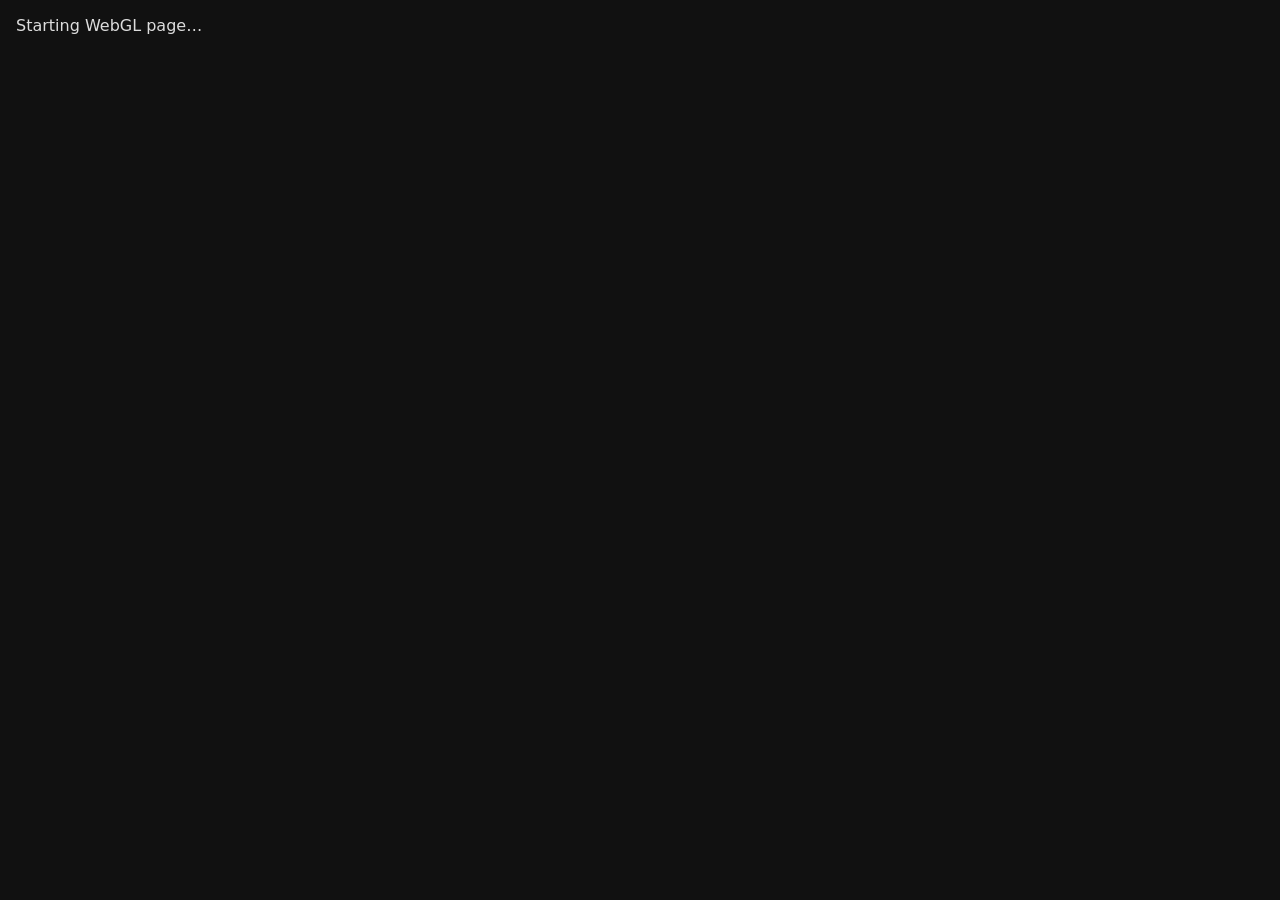
<file: webgl-runner.html>
<!doctype html>
<html>
<head>
<meta charset="utf-8">
<title>Pocket WebGL Runner</title>
<style>html,body{margin:0;width:100%;height:100%;background:#111;color:#ddd;font-family:system-ui}#boot{padding:16px}</style>
</head>
<body><div id="boot">Starting WebGL page…</div>
<script>
(function(){
  let started=false;
  const debug=(kind,msg)=>{try{parent.postMessage({__pwdebug:true,kind,msg:String(msg)},'*')}catch(_){}};
  window.addEventListener('error',e=>{
    if(e.target&&e.target!==window){debug('error','RUNNER RESOURCE FAILED — '+(e.target.src||e.target.href||e.target.tagName||'unknown'));return;}
    debug('error','RUNNER JS ERROR — '+(e.message||'Script error')+(e.filename?' @ '+e.filename+':'+e.lineno+':'+e.colno:''));
  },true);
  window.addEventListener('unhandledrejection',e=>debug('error','RUNNER UNHANDLED PROMISE — '+(e.reason&&e.reason.stack||e.reason||'unknown')));
  window.addEventListener('message',function(e){
    if(started||e.source!==parent||!e.data||e.data.__pwRunnerBoot!==true)return;
    if(e.origin!==location.origin){debug('error','RUNNER BOOT ORIGIN MISMATCH — '+e.origin);return;}
    started=true;
    let html=String(e.data.html||'');
    // This specific old Hollow Knight launcher references a stylesheet that no longer exists on its CDN.
    // Its required fullscreen layout is already inline, so omit only that known-dead link to avoid a 404.
    if(/aukak\/hollow-knight@2fc2e7149f0d5b2609b135ab48f00fd973930635/i.test(html)){
      html=html.replace(/<link\b[^>]*href=["']TemplateData\/style\.css["'][^>]*>/ig,'');
    }
    debug('info','WEBGL RUNNER BOOT — '+location.href);
    try{
      document.open('text/html','replace');
      document.write(html);
      document.close();
    }catch(err){
      debug('error','WEBGL RUNNER WRITE FAILED — '+(err&&err.stack||err));
    }
  });
  try{
    parent.postMessage({__pwRunnerReady:true},location.origin);
    debug('info','WEBGL RUNNER READY — '+location.href);
  }catch(err){debug('error','WEBGL RUNNER READY FAILED — '+(err&&err.stack||err));}
})();
</script>
</body>
</html>
</file>
<file: features.css>
.gallerybar{display:flex;gap:10px;align-items:center;flex-wrap:wrap;margin:18px 0}.gallerybar input{flex:1;min-width:170px}.tiles{display:grid;grid-template-columns:repeat(auto-fill,minmax(260px,1fr));gap:16px}.tile{border:1px solid var(--line);background:white;border-radius:12px;padding:20px;min-width:0;display:flex;flex-direction:column;align-items:flex-start;gap:10px}.tile h3{font-size:19px;overflow-wrap:anywhere;letter-spacing:-.3px}.tile p{overflow-wrap:anywhere;white-space:pre-wrap}.tile .row{margin-top:auto;padding-top:6px}.tile .typebadge{font:12px ui-monospace,monospace;letter-spacing:.7px;background:#eef4e4;color:#3e5d1b;border-radius:5px;padding:4px 7px}.tile .byline{font-size:12px;color:var(--muted)}.shelfstatus{padding:15px 18px;border:1px solid var(--line);background:white;border-radius:10px;display:flex;justify-content:space-between;align-items:center;gap:12px;flex-wrap:wrap;margin-bottom:17px}.shelfstatus p{font-size:13px;color:var(--muted);margin-top:3px}.offlinebadge{background:#283448;color:white}.notice{background:#fff7df;border:1px solid #e6d59c;border-radius:9px;padding:14px 17px;line-height:1.6;margin-bottom:16px;font-size:14px}.notice a{color:#3155bf}.featureempty{border:1px dashed #bfc8d5;border-radius:12px;grid-column:1/-1;padding:35px;text-align:center;background:#f8f9fb}.featureempty h3{margin-bottom:7px}.featureempty p{color:var(--muted);max-width:580px;margin:auto}.featureempty button{margin-top:16px}.formerror{color:#a52332;background:#fff1f2;padding:10px;border-radius:7px;font-size:14px;white-space:pre-wrap}.formnote{color:var(--muted);font-size:13px}.formtextarea{width:100%;padding:10px;border:1px solid var(--line);border-radius:7px;min-height:75px}#accountEmail{max-width:200px;overflow:hidden;text-overflow:ellipsis}.connectionpill{font-size:12px;border-radius:20px;background:#eaf3da;color:#405d1f;padding:5px 10px}.connectionpill.off{background:#f6e8d2;color:#75501c}.galleryviewer{width:min(1100px,calc(100% - 28px));max-width:none;height:calc(100dvh - 50px);padding:0;overflow:hidden}.galleryviewer[open]{display:flex;flex-direction:column}.viewerbar{padding:13px 17px;border-bottom:1px solid var(--line);display:flex;justify-content:space-between;align-items:center;gap:12px;flex-wrap:wrap}.viewerbar strong{overflow-wrap:anywhere}.viewerbar p{font-size:12px;color:var(--muted);margin:2px 0 0}.galleryviewer iframe{border:0;flex:1;width:100%;min-height:0;background:white}.featurehelp{max-width:800px}.featurehelp code{word-break:break-all}.featurehelp .card{padding:14px;margin:12px 0}.featurehelp a{color:var(--blue)}.publishradio{padding:12px;background:#f3f6ed;border-radius:7px}.toolbar .featureaction{font-size:13px}.main .topbar{flex-wrap:wrap}.setup-actions{display:flex;gap:10px;flex-wrap:wrap}.secondarynav{font-size:14px}.frozen-note{font-size:12px;border-left:3px solid #bbdf72;padding-left:9px;color:#586647}.shelfcount{font-size:14px;color:var(--muted)}#publishBusy[hidden]{display:none}.offlinebanner{display:none;background:#eaf0df;border-bottom:1px solid #cbd8b5;padding:8px 20px;font-size:13px;color:#405526}.offline-mode .offlinebanner{display:block}.offline-mode #shareNav{opacity:.5}.gallery-loading{opacity:.65;pointer-events:none}.meter{font:12px ui-monospace,monospace;color:var(--muted)}@media(max-width:720px){.sidebar nav{position:static;display:grid;grid-template-columns:repeat(4,minmax(0,1fr));gap:4px}.sidebar .nav{font-size:12px;padding:9px 3px;text-align:center;white-space:normal}.sidebar{gap:10px}.brand{justify-content:flex-start}.tiles{grid-template-columns:1fr}.toolbar .featureaction{font-size:12px}.topbar .crumb{font-size:12px}.heading.featureheading{flex-direction:column;align-items:stretch}.heading.featureheading .row{justify-content:flex-start}.galleryviewer{height:calc(100dvh - 20px);width:calc(100% - 14px)}.viewerbar{padding:10px}.shelfstatus{padding:12px}.content .heading.featureheading p{font-size:14px}}

/* Fullscreen HTML runner */
.galleryviewer:fullscreen{width:100vw;max-width:none;height:100dvh;max-height:none;margin:0;border:0;border-radius:0;padding:0;background:white}
.galleryviewer:-webkit-full-screen{width:100vw;max-width:none;height:100dvh;max-height:none;margin:0;border:0;border-radius:0;padding:0;background:white}
.galleryviewer:fullscreen .viewerbar,.galleryviewer:-webkit-full-screen .viewerbar{flex:0 0 auto}
.galleryviewer:fullscreen iframe,.galleryviewer:-webkit-full-screen iframe{width:100%;height:100%;flex:1;min-height:0}
.galleryviewer.viewer-fallback-fullscreen{position:fixed;inset:0;width:100vw;height:100dvh;max-width:none;max-height:none;margin:0;border:0;border-radius:0;padding:0;z-index:9999}
body.viewer-fullscreen-fallback{overflow:hidden}
</file>
